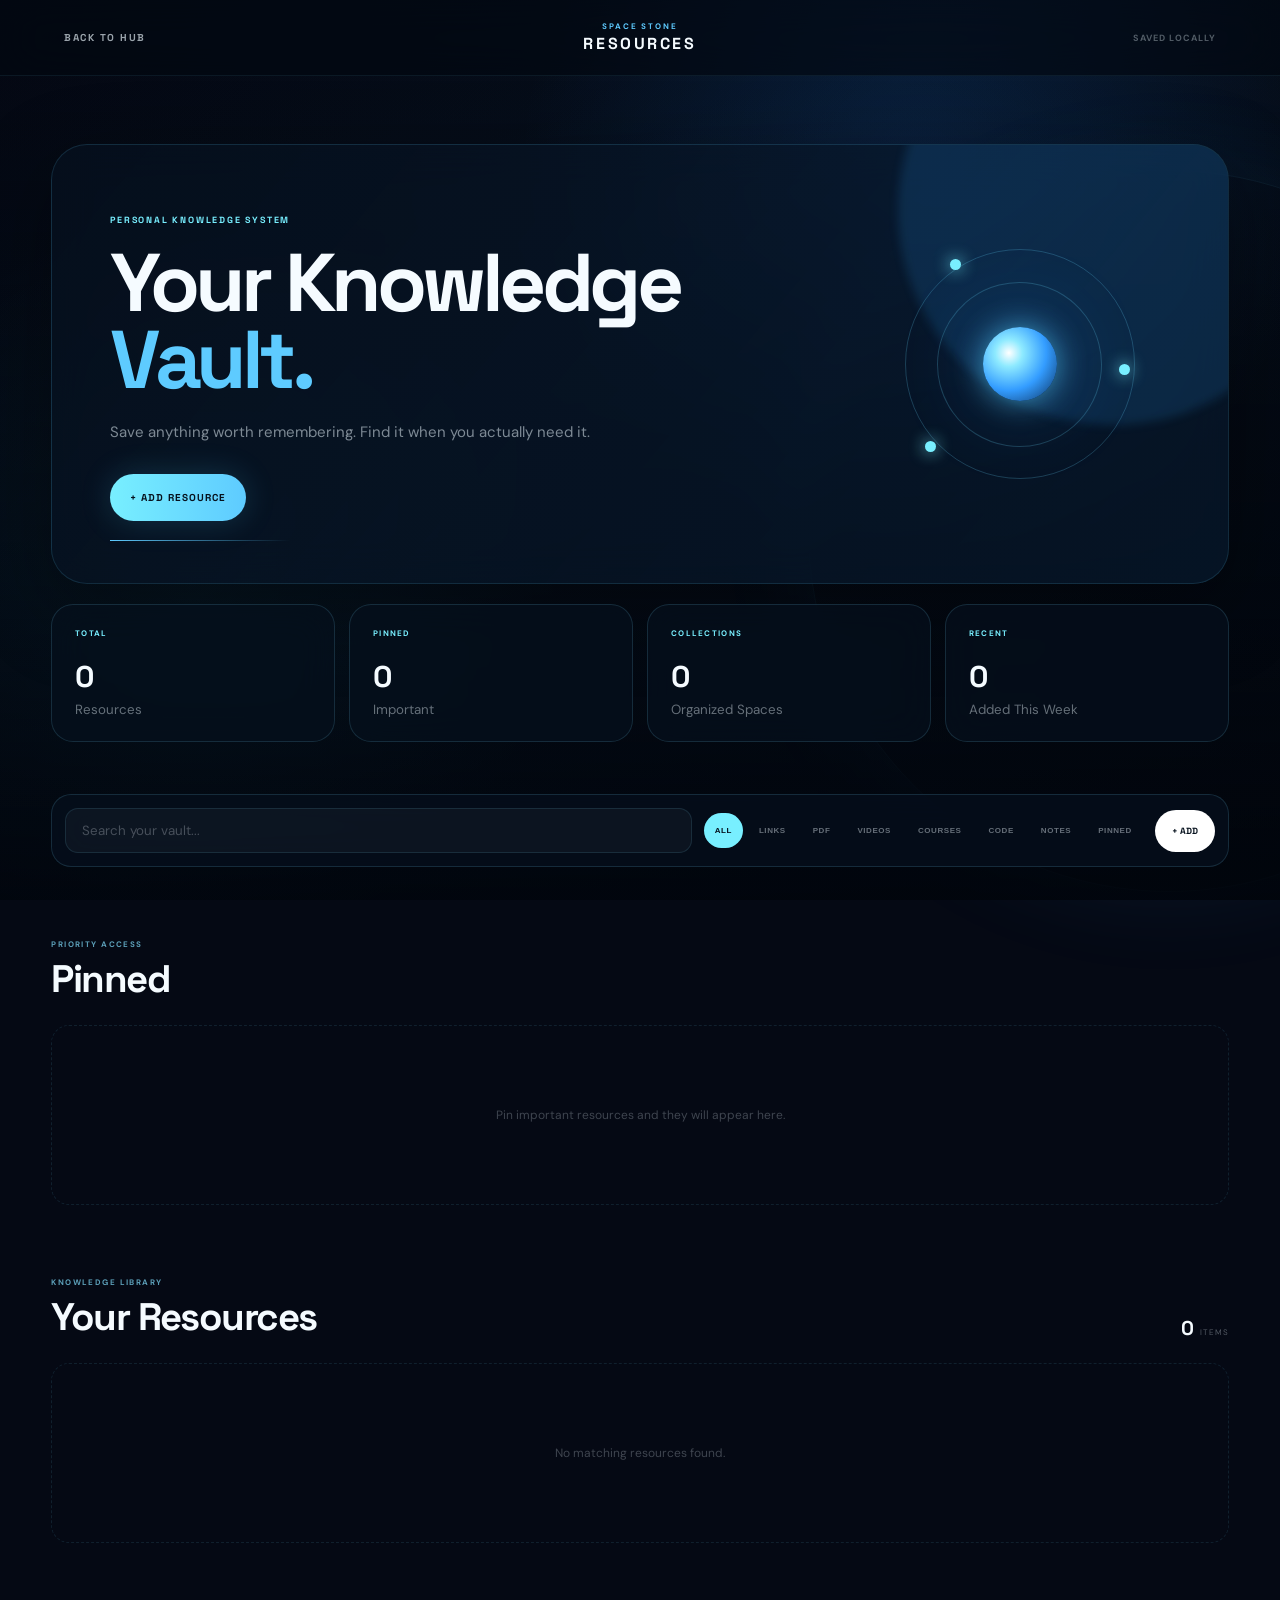
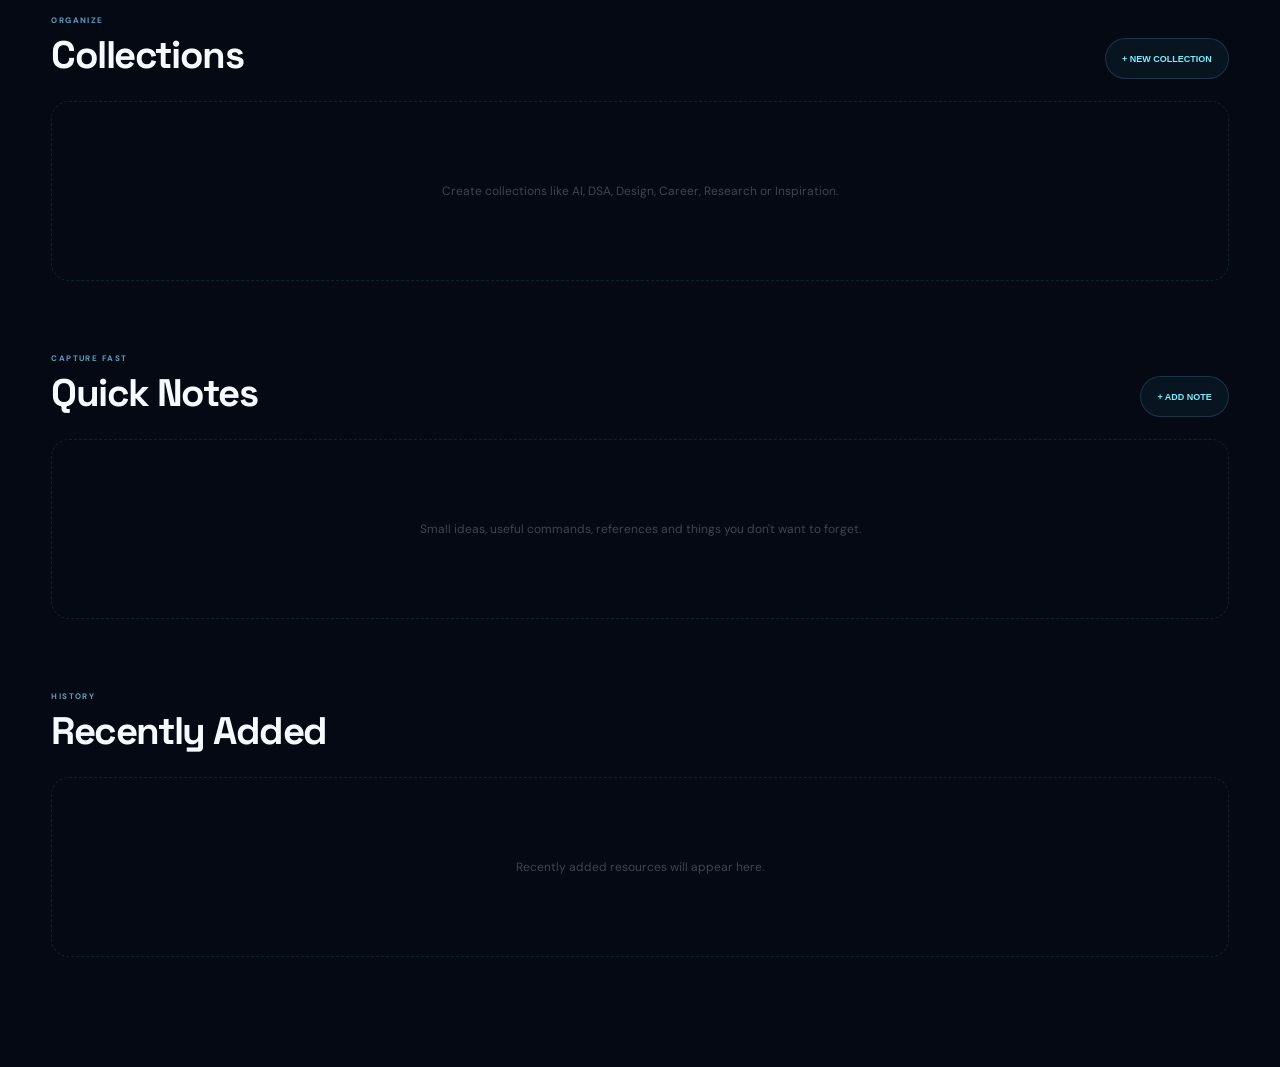
<file: resources.html>
<!DOCTYPE html>
<html lang="en">

<head>
  <meta charset="UTF-8">

  <meta
    name="viewport"
    content="width=device-width, initial-scale=1.0"
  >

  <title>Resources | Growth Map</title>

  <link
    href="https://fonts.googleapis.com/css2?family=DM+Sans:wght@400;500;600;700&family=Space+Grotesk:wght@500;600;700&display=swap"
    rel="stylesheet"
  >

  <link
    rel="stylesheet"
    href="resources.css"
  >
</head>


<body>

  <!-- BACKGROUND -->

  <div class="resources-background"></div>
  <div class="resources-overlay"></div>


  <!-- TOP BAR -->

  <header class="topbar">

    <a
      href="hub.html"
      class="back-button"
    >
      BACK TO HUB
    </a>


    <div class="topbar-title">

      <span>
        SPACE STONE
      </span>

      <strong>
        RESOURCES
      </strong>

    </div>


    <div class="save-status">
      SAVED LOCALLY
    </div>

  </header>


  <!-- MAIN PAGE -->

  <main class="resources-page">


    <!-- HERO -->

    <section class="resources-hero">

      <div class="hero-copy">

        <span class="hero-kicker">
          PERSONAL KNOWLEDGE SYSTEM
        </span>

        <h1>
          Your Knowledge
          <br>
          <span>Vault.</span>
        </h1>

        <p>
          Save anything worth remembering.
          Find it when you actually need it.
        </p>

        <button
          class="hero-add-button"
          id="heroAddResource"
          type="button"
        >
          + ADD RESOURCE
        </button>

      </div>


      <div class="hero-orbit">

        <div class="orbit orbit-one"></div>

        <div class="orbit orbit-two"></div>

        <div class="orbit-center"></div>

        <span class="orbit-dot dot-one"></span>

        <span class="orbit-dot dot-two"></span>

        <span class="orbit-dot dot-three"></span>

      </div>

    </section>


    <!-- STATS -->

    <section class="resource-stats">

      <article>

        <span>
          TOTAL
        </span>

        <strong id="totalResources">
          0
        </strong>

        <small>
          Resources
        </small>

      </article>


      <article>

        <span>
          PINNED
        </span>

        <strong id="pinnedResources">
          0
        </strong>

        <small>
          Important
        </small>

      </article>


      <article>

        <span>
          COLLECTIONS
        </span>

        <strong id="collectionCount">
          0
        </strong>

        <small>
          Organized Spaces
        </small>

      </article>


      <article>

        <span>
          RECENT
        </span>

        <strong id="recentCount">
          0
        </strong>

        <small>
          Added This Week
        </small>

      </article>

    </section>


    <!-- SEARCH + FILTER -->

    <section class="command-section">

      <div class="search-wrapper">

        <input
          id="resourceSearch"
          type="search"
          placeholder="Search your vault..."
        >

      </div>


      <div class="resource-filters">

        <button
          class="filter-button active"
          data-filter="all"
          type="button"
        >
          ALL
        </button>


        <button
          class="filter-button"
          data-filter="link"
          type="button"
        >
          LINKS
        </button>


        <button
          class="filter-button"
          data-filter="pdf"
          type="button"
        >
          PDF
        </button>


        <button
          class="filter-button"
          data-filter="video"
          type="button"
        >
          VIDEOS
        </button>


        <button
          class="filter-button"
          data-filter="course"
          type="button"
        >
          COURSES
        </button>


        <button
          class="filter-button"
          data-filter="code"
          type="button"
        >
          CODE
        </button>


        <button
          class="filter-button"
          data-filter="note"
          type="button"
        >
          NOTES
        </button>


        <button
          class="filter-button"
          data-filter="pinned"
          type="button"
        >
          PINNED
        </button>

      </div>


      <button
        class="main-add-button"
        id="addResourceButton"
        type="button"
      >
        + ADD
      </button>

    </section>


    <!-- PINNED -->

    <section class="vault-section">

      <div class="section-heading">

        <div>

          <span>
            PRIORITY ACCESS
          </span>

          <h2>
            Pinned
          </h2>

        </div>

      </div>


      <div
        class="pinned-grid"
        id="pinnedGrid"
      >

        <div class="empty-state">
          Pin important resources and they will appear here.
        </div>

      </div>

    </section>


    <!-- ALL RESOURCES -->

    <section class="vault-section">

      <div class="section-heading">

        <div>

          <span>
            KNOWLEDGE LIBRARY
          </span>

          <h2>
            Your Resources
          </h2>

        </div>


        <div class="result-count">

          <strong id="visibleResourceCount">
            0
          </strong>

          <span>
            ITEMS
          </span>

        </div>

      </div>


      <div
        class="resource-grid"
        id="resourceGrid"
      >

        <div class="empty-state">
          Your vault is empty. Add your first resource.
        </div>

      </div>

    </section>


    <!-- COLLECTIONS -->

    <section class="vault-section">

      <div class="section-heading">

        <div>

          <span>
            ORGANIZE
          </span>

          <h2>
            Collections
          </h2>

        </div>


        <button
          class="section-button"
          id="addCollectionButton"
          type="button"
        >
          + NEW COLLECTION
        </button>

      </div>


      <div
        class="collection-grid"
        id="collectionGrid"
      >

        <div class="empty-state">
          Create collections like AI, DSA, Design,
          Career, Research or Inspiration.
        </div>

      </div>

    </section>


    <!-- QUICK NOTES -->

    <section class="vault-section">

      <div class="section-heading">

        <div>

          <span>
            CAPTURE FAST
          </span>

          <h2>
            Quick Notes
          </h2>

        </div>


        <button
          class="section-button"
          id="addQuickNoteButton"
          type="button"
        >
          + ADD NOTE
        </button>

      </div>


      <div
        class="quick-notes-grid"
        id="quickNotesGrid"
      >

        <div class="empty-state">
          Small ideas, useful commands,
          references and things you don't want to forget.
        </div>

      </div>

    </section>


    <!-- RECENT -->

    <section class="vault-section recent-section">

      <div class="section-heading">

        <div>

          <span>
            HISTORY
          </span>

          <h2>
            Recently Added
          </h2>

        </div>

      </div>


      <div
        class="recent-list"
        id="recentResourceList"
      >

        <div class="empty-state">
          Recently added resources will appear here.
        </div>

      </div>

    </section>


  </main>


  <!-- RESOURCE MODAL -->

  <div
    class="modal-overlay"
    id="resourceModal"
    aria-hidden="true"
  >

    <div class="modal">

      <div class="modal-header">

        <div>

          <span id="resourceModalKicker">
            ADD
          </span>

          <h2 id="resourceModalTitle">
            New Resource
          </h2>

        </div>


        <button
          class="modal-close"
          id="resourceModalClose"
          type="button"
        >
          CLOSE
        </button>

      </div>


      <div class="modal-body">

        <label>

          TITLE

          <input
            id="resourceTitle"
            type="text"
            placeholder="Resource name"
          >

        </label>


        <label>

          TYPE

          <select id="resourceType">

            <option value="link">
              Link
            </option>

            <option value="pdf">
              PDF
            </option>

            <option value="video">
              Video
            </option>

            <option value="course">
              Course
            </option>

            <option value="code">
              Code / Repository
            </option>

            <option value="note">
              Note
            </option>

            <option value="article">
              Article
            </option>

            <option value="tool">
              Tool
            </option>

            <option value="other">
              Other
            </option>

          </select>

        </label>


        <label>

          LINK / URL

          <input
            id="resourceUrl"
            type="url"
            placeholder="https://..."
          >

        </label>


        <label>

          COLLECTION

          <select id="resourceCollection">

            <option value="">
              No Collection
            </option>

          </select>

        </label>


        <label>

          TAGS

          <input
            id="resourceTags"
            type="text"
            placeholder="AI, Java, Career..."
          >

        </label>


        <label>

          NOTE

          <textarea
            id="resourceNote"
            placeholder="Why did you save this?"
          ></textarea>

        </label>


        <label class="pin-option">

          <input
            id="resourcePinned"
            type="checkbox"
          >

          <span>
            Pin this resource
          </span>

        </label>

      </div>


      <div class="modal-footer">

        <button
          class="cancel-button"
          id="resourceModalCancel"
          type="button"
        >
          CANCEL
        </button>


        <button
          class="save-button"
          id="resourceModalSave"
          type="button"
        >
          SAVE RESOURCE
        </button>

      </div>

    </div>

  </div>


  <!-- COLLECTION MODAL -->

  <div
    class="modal-overlay"
    id="collectionModal"
    aria-hidden="true"
  >

    <div class="modal small-modal">

      <div class="modal-header">

        <div>

          <span>
            ORGANIZE
          </span>

          <h2>
            New Collection
          </h2>

        </div>


        <button
          class="modal-close"
          id="collectionModalClose"
          type="button"
        >
          CLOSE
        </button>

      </div>


      <div class="modal-body">

        <label>

          COLLECTION NAME

          <input
            id="collectionName"
            type="text"
            placeholder="Example: AI Research"
          >

        </label>


        <label>

          DESCRIPTION

          <textarea
            id="collectionDescription"
            placeholder="What belongs here?"
          ></textarea>

        </label>

      </div>


      <div class="modal-footer">

        <button
          class="cancel-button"
          id="collectionModalCancel"
          type="button"
        >
          CANCEL
        </button>


        <button
          class="save-button"
          id="collectionModalSave"
          type="button"
        >
          CREATE
        </button>

      </div>

    </div>

  </div>


  <!-- QUICK NOTE MODAL -->

  <div
    class="modal-overlay"
    id="quickNoteModal"
    aria-hidden="true"
  >

    <div class="modal small-modal">

      <div class="modal-header">

        <div>

          <span>
            CAPTURE
          </span>

          <h2 id="quickNoteModalTitle">
            Quick Note
          </h2>

        </div>


        <button
          class="modal-close"
          id="quickNoteModalClose"
          type="button"
        >
          CLOSE
        </button>

      </div>


      <div class="modal-body">

        <label>

          TITLE

          <input
            id="quickNoteTitle"
            type="text"
            placeholder="Short title"
          >

        </label>


        <label>

          NOTE

          <textarea
            id="quickNoteText"
            placeholder="Write anything worth remembering..."
          ></textarea>

        </label>

      </div>


      <div class="modal-footer">

        <button
          class="cancel-button"
          id="quickNoteModalCancel"
          type="button"
        >
          CANCEL
        </button>


        <button
          class="save-button"
          id="quickNoteModalSave"
          type="button"
        >
          SAVE NOTE
        </button>

      </div>

    </div>

  </div>


  <script src="resources.js"></script>

</body>

</html>
</file>
<file: resources.css>
/* =========================================================
   RESOURCES PAGE
   SPACE STONE / KNOWLEDGE VAULT
========================================================= */

* {
  margin: 0;
  padding: 0;
  box-sizing: border-box;
}

:root {
  --bg: #050914;

  --blue: #5ecbff;
  --blue-2: #6f8cff;
  --cyan: #78efff;

  --text: #f5fbff;
  --muted: rgba(235, 247, 255, 0.52);

  --glass: rgba(7, 15, 28, 0.72);
  --glass-2: rgba(11, 24, 43, 0.62);

  --border: rgba(120, 220, 255, 0.15);

  --shadow:
    0 25px 80px rgba(0, 0, 0, 0.34);

  --radius-xl: 30px;
  --radius-lg: 22px;
  --radius-md: 16px;
}


/* =========================================================
   BODY
========================================================= */

html {
  scroll-behavior: smooth;
}

body {
  min-height: 100vh;

  font-family:
    "DM Sans",
    sans-serif;

  color: var(--text);

  background:
    #050914;

  overflow-x: hidden;
}


/* =========================================================
   BACKGROUND
========================================================= */

.resources-background {
  position: fixed;

  inset: 0;

  z-index: -4;

  background:
    radial-gradient(
      circle at 72% 18%,
      rgba(34, 132, 255, 0.17),
      transparent 34%
    ),

    radial-gradient(
      circle at 15% 65%,
      rgba(43, 226, 255, 0.08),
      transparent 30%
    ),

    linear-gradient(
      135deg,
      #050914,
      #07111f 45%,
      #040810
    );
}


.resources-background::before {
  content: "";

  position: absolute;

  inset: 0;

  opacity: 0.2;

  background-image:
    radial-gradient(
      rgba(255, 255, 255, 0.75) 0.6px,
      transparent 0.6px
    );

  background-size:
    38px 38px;
}


.resources-background::after {
  content: "";

  position: absolute;

  width: 720px;
  height: 720px;

  right: -250px;
  top: 170px;

  border-radius: 50%;

  border:
    1px solid rgba(94, 203, 255, 0.09);

  box-shadow:
    0 0 100px rgba(72, 176, 255, 0.08);
}


.resources-overlay {
  position: fixed;

  inset: 0;

  z-index: -3;

  background:
    linear-gradient(
      180deg,
      rgba(1, 5, 12, 0.06),
      rgba(1, 5, 12, 0.46) 65%,
      rgba(1, 5, 12, 0.88)
    );
}


/* =========================================================
   TOPBAR
========================================================= */

.topbar {
  position: sticky;

  top: 0;

  z-index: 100;

  height: 76px;

  padding:
    0 5vw;

  display: grid;

  grid-template-columns:
    1fr auto 1fr;

  align-items: center;

  border-bottom:
    1px solid rgba(117, 219, 255, 0.08);

  background:
    rgba(3, 8, 17, 0.66);

  backdrop-filter:
    blur(24px);

  -webkit-backdrop-filter:
    blur(24px);
}


.back-button {
  width: fit-content;

  color:
    rgba(238, 249, 255, 0.65);

  text-decoration: none;

  font-family:
    "Space Grotesk",
    sans-serif;

  font-size: 10px;

  font-weight: 700;

  letter-spacing: 0.15em;

  transition:
    color 0.2s ease,
    transform 0.2s ease;
}


.back-button:hover {
  color: var(--cyan);

  transform:
    translateX(-4px);
}


.topbar-title {
  display: flex;

  flex-direction: column;

  align-items: center;

  gap: 2px;
}


.topbar-title span {
  font-size: 8px;

  font-weight: 700;

  letter-spacing: 0.24em;

  color: var(--blue);
}


.topbar-title strong {
  font-family:
    "Space Grotesk",
    sans-serif;

  font-size: 16px;

  letter-spacing: 0.16em;
}


.save-status {
  justify-self: end;

  color:
    rgba(238, 249, 255, 0.34);

  font-size: 9px;

  font-weight: 700;

  letter-spacing: 0.12em;
}


/* =========================================================
   PAGE
========================================================= */

.resources-page {
  width:
    min(1420px, 92vw);

  margin:
    0 auto;

  padding:
    68px 0 110px;
}


/* =========================================================
   HERO
========================================================= */

.resources-hero {
  min-height: 440px;

  position: relative;

  overflow: hidden;

  padding:
    58px;

  display: flex;

  align-items: center;

  justify-content: space-between;

  gap: 50px;

  border:
    1px solid rgba(102, 210, 255, 0.14);

  border-radius: 36px;

  background:
    linear-gradient(
      130deg,
      rgba(6, 16, 30, 0.82),
      rgba(9, 30, 53, 0.55)
    );

  backdrop-filter:
    blur(20px);

  box-shadow:
    var(--shadow);
}


.resources-hero::before {
  content: "";

  position: absolute;

  width: 430px;
  height: 430px;

  right: -100px;
  top: -150px;

  border-radius: 50%;

  background:
    rgba(45, 161, 255, 0.14);

  filter:
    blur(5px);
}


.resources-hero::after {
  content: "";

  position: absolute;

  width: 180px;
  height: 1px;

  left: 58px;
  bottom: 42px;

  background:
    linear-gradient(
      90deg,
      var(--blue),
      transparent
    );
}


.hero-copy {
  max-width: 720px;

  position: relative;

  z-index: 2;
}


.hero-kicker {
  display: inline-block;

  margin-bottom: 18px;

  color: var(--cyan);

  font-family:
    "Space Grotesk",
    sans-serif;

  font-size: 9px;

  font-weight: 700;

  letter-spacing: 0.2em;
}


.hero-copy h1 {
  font-family:
    "Space Grotesk",
    sans-serif;

  font-size:
    clamp(52px, 6.4vw, 92px);

  line-height: 0.94;

  letter-spacing: -0.055em;
}


.hero-copy h1 span {
  color: var(--blue);
}


.hero-copy p {
  max-width: 520px;

  margin-top: 22px;

  color: var(--muted);

  font-size: 15px;

  line-height: 1.7;
}


.hero-add-button {
  margin-top: 28px;

  min-height: 47px;

  padding:
    0 20px;

  border: none;

  border-radius: 999px;

  color: #06111d;

  background:
    linear-gradient(
      90deg,
      var(--cyan),
      var(--blue)
    );

  font-family:
    "Space Grotesk",
    sans-serif;

  font-size: 10px;

  font-weight: 700;

  letter-spacing: 0.1em;

  cursor: pointer;

  box-shadow:
    0 0 32px rgba(75, 201, 255, 0.18);

  transition:
    transform 0.2s ease,
    box-shadow 0.2s ease;
}


.hero-add-button:hover {
  transform:
    translateY(-3px);

  box-shadow:
    0 0 40px rgba(75, 201, 255, 0.28);
}


/* =========================================================
   HERO ORBIT
========================================================= */

.hero-orbit {
  width: 300px;
  height: 300px;

  flex-shrink: 0;

  position: relative;

  display: grid;

  place-items: center;
}


.orbit {
  position: absolute;

  border-radius: 50%;

  border:
    1px solid rgba(106, 218, 255, 0.22);
}


.orbit-one {
  width: 230px;
  height: 230px;

  animation:
    orbitRotate 13s linear infinite;
}


.orbit-two {
  width: 165px;
  height: 165px;

  transform:
    rotate(54deg);

  animation:
    orbitRotateReverse 9s linear infinite;
}


.orbit-center {
  width: 74px;
  height: 74px;

  border-radius: 50%;

  background:
    radial-gradient(
      circle at 35% 35%,
      white,
      #8eeaff 20%,
      #339cff 55%,
      #0b2e5a 100%
    );

  box-shadow:
    0 0 30px rgba(84, 211, 255, 0.65),
    0 0 85px rgba(54, 133, 255, 0.32);
}


.orbit-dot {
  position: absolute;

  width: 11px;
  height: 11px;

  border-radius: 50%;

  background: var(--cyan);

  box-shadow:
    0 0 16px var(--cyan);
}


.dot-one {
  top: 45px;
  left: 80px;
}


.dot-two {
  right: 40px;
  top: 150px;
}


.dot-three {
  left: 55px;
  bottom: 62px;
}


@keyframes orbitRotate {

  from {
    transform: rotate(0deg);
  }

  to {
    transform: rotate(360deg);
  }

}


@keyframes orbitRotateReverse {

  from {
    transform: rotate(360deg);
  }

  to {
    transform: rotate(0deg);
  }

}


/* =========================================================
   STATS
========================================================= */

.resource-stats {
  margin-top: 20px;

  display: grid;

  grid-template-columns:
    repeat(4, 1fr);

  gap: 14px;
}


.resource-stats article {
  min-height: 138px;

  padding: 23px;

  display: flex;

  flex-direction: column;

  justify-content: space-between;

  border:
    1px solid var(--border);

  border-radius: var(--radius-lg);

  background:
    rgba(6, 16, 29, 0.69);

  backdrop-filter:
    blur(18px);

  transition:
    transform 0.25s ease,
    border-color 0.25s ease;
}


.resource-stats article:hover {
  transform:
    translateY(-4px);

  border-color:
    rgba(103, 217, 255, 0.28);
}


.resource-stats span {
  color: var(--cyan);

  font-size: 8px;

  font-weight: 700;

  letter-spacing: 0.16em;
}


.resource-stats strong {
  margin-top: 14px;

  font-family:
    "Space Grotesk",
    sans-serif;

  font-size: 30px;
}


.resource-stats small {
  color:
    rgba(235, 247, 255, 0.42);
}


/* =========================================================
   COMMAND BAR
========================================================= */

.command-section {
  margin-top: 52px;

  padding: 13px;

  display: grid;

  grid-template-columns:
    minmax(230px, 1fr)
    auto
    auto;

  gap: 12px;

  align-items: center;

  border:
    1px solid var(--border);

  border-radius: 20px;

  background:
    rgba(6, 16, 29, 0.73);

  backdrop-filter:
    blur(18px);
}


.search-wrapper input {
  width: 100%;

  min-height: 45px;

  padding:
    0 16px;

  border:
    1px solid rgba(119, 222, 255, 0.12);

  outline: none;

  border-radius: 13px;

  color: var(--text);

  background:
    rgba(255, 255, 255, 0.035);

  font-family:
    "DM Sans",
    sans-serif;
}


.search-wrapper input::placeholder {
  color:
    rgba(238, 249, 255, 0.26);
}


.search-wrapper input:focus {
  border-color:
    rgba(94, 203, 255, 0.45);
}


.resource-filters {
  display: flex;

  flex-wrap: wrap;

  gap: 5px;

  justify-content: flex-end;
}


.filter-button {
  min-height: 35px;

  padding:
    0 11px;

  border: none;

  border-radius: 99px;

  color:
    rgba(238, 249, 255, 0.42);

  background: transparent;

  font-size: 8px;

  font-weight: 700;

  letter-spacing: 0.07em;

  cursor: pointer;
}


.filter-button:hover,
.filter-button.active {
  color: #06111d;

  background:
    var(--cyan);
}


.main-add-button {
  min-height: 42px;

  padding:
    0 17px;

  border: none;

  border-radius: 999px;

  color: #06111d;

  background: white;

  font-family:
    "Space Grotesk",
    sans-serif;

  font-size: 9px;

  font-weight: 700;

  cursor: pointer;
}


/* =========================================================
   SECTIONS
========================================================= */

.vault-section {
  margin-top: 72px;
}


.section-heading {
  margin-bottom: 22px;

  display: flex;

  align-items: flex-end;

  justify-content: space-between;

  gap: 20px;
}


.section-heading > div:first-child span {
  display: block;

  margin-bottom: 5px;

  color:
    rgba(129, 224, 255, 0.7);

  font-size: 8px;

  font-weight: 700;

  letter-spacing: 0.18em;
}


.section-heading h2 {
  font-family:
    "Space Grotesk",
    sans-serif;

  font-size:
    clamp(27px, 3vw, 40px);

  letter-spacing: -0.04em;
}


.section-button {
  min-height: 41px;

  padding:
    0 16px;

  border:
    1px solid rgba(124, 220, 255, 0.16);

  border-radius: 999px;

  color: var(--cyan);

  background:
    rgba(92, 199, 255, 0.06);

  font-size: 9px;

  font-weight: 700;

  cursor: pointer;
}


.section-button:hover {
  background:
    rgba(92, 199, 255, 0.12);
}


.result-count {
  display: flex;

  align-items: baseline;

  gap: 6px;
}


.result-count strong {
  font-family:
    "Space Grotesk",
    sans-serif;

  font-size: 20px;
}


.result-count span {
  color:
    rgba(235, 247, 255, 0.34);

  font-size: 8px;

  letter-spacing: 0.12em;
}


/* =========================================================
   RESOURCE GRIDS
========================================================= */

.pinned-grid,
.resource-grid,
.collection-grid,
.quick-notes-grid {
  display: grid;

  grid-template-columns:
    repeat(3, 1fr);

  gap: 15px;
}


.resource-card,
.pinned-card,
.collection-card,
.quick-note-card {
  min-height: 225px;

  position: relative;

  overflow: hidden;

  padding: 23px;

  border:
    1px solid rgba(111, 217, 255, 0.12);

  border-radius: var(--radius-lg);

  background:
    linear-gradient(
      145deg,
      rgba(8, 20, 36, 0.88),
      rgba(7, 16, 30, 0.66)
    );

  backdrop-filter:
    blur(20px);

  box-shadow:
    0 18px 50px rgba(0, 0, 0, 0.16);

  transition:
    transform 0.25s ease,
    border-color 0.25s ease,
    background 0.25s ease;
}


.resource-card:hover,
.pinned-card:hover,
.collection-card:hover,
.quick-note-card:hover {
  transform:
    translateY(-5px);

  border-color:
    rgba(95, 209, 255, 0.28);

  background:
    linear-gradient(
      145deg,
      rgba(10, 28, 48, 0.92),
      rgba(8, 19, 35, 0.78)
    );
}


.resource-card::before,
.pinned-card::before {
  content: "";

  position: absolute;

  width: 130px;
  height: 130px;

  right: -55px;
  top: -55px;

  border-radius: 50%;

  background:
    rgba(80, 193, 255, 0.08);

  filter:
    blur(2px);
}


.resource-type {
  display: inline-flex;

  padding:
    6px 9px;

  border-radius: 99px;

  color: var(--cyan);

  background:
    rgba(94, 203, 255, 0.08);

  font-size: 7px;

  font-weight: 700;

  letter-spacing: 0.1em;
}


.resource-title {
  margin-top: 22px;

  font-family:
    "Space Grotesk",
    sans-serif;

  font-size: 21px;

  line-height: 1.15;
}


.resource-note {
  margin-top: 10px;

  color:
    rgba(235, 247, 255, 0.46);

  font-size: 11px;

  line-height: 1.6;
}


.resource-tags {
  margin-top: 18px;

  display: flex;

  flex-wrap: wrap;

  gap: 5px;
}


.resource-tags span {
  padding:
    5px 8px;

  border-radius: 99px;

  background:
    rgba(255, 255, 255, 0.05);

  color:
    rgba(235, 247, 255, 0.42);

  font-size: 7px;
}


.resource-card-actions {
  margin-top: 20px;

  display: flex;

  align-items: center;

  gap: 9px;
}


.resource-card-actions button,
.resource-card-actions a {
  border: none;

  color:
    rgba(235, 247, 255, 0.45);

  background: transparent;

  text-decoration: none;

  font-size: 8px;

  font-weight: 700;

  cursor: pointer;
}


.resource-card-actions a {
  color: var(--cyan);
}


.resource-card-actions button:hover,
.resource-card-actions a:hover {
  color: white;
}


/* =========================================================
   COLLECTIONS
========================================================= */

.collection-card {
  min-height: 180px;
}


.collection-card h3 {
  margin-top: 8px;

  font-family:
    "Space Grotesk",
    sans-serif;

  font-size: 21px;
}


.collection-card p {
  margin-top: 10px;

  color: var(--muted);

  font-size: 11px;

  line-height: 1.6;
}


.collection-meta {
  margin-top: 20px;

  color: var(--cyan);

  font-size: 8px;

  font-weight: 700;
}


/* =========================================================
   QUICK NOTES
========================================================= */

.quick-note-card {
  min-height: 180px;

  background:
    linear-gradient(
      145deg,
      rgba(39, 49, 73, 0.72),
      rgba(7, 16, 30, 0.66)
    );
}


.quick-note-card h3 {
  font-family:
    "Space Grotesk",
    sans-serif;

  font-size: 18px;
}


.quick-note-card p {
  margin-top: 12px;

  color:
    rgba(235, 247, 255, 0.5);

  line-height: 1.6;

  font-size: 11px;
}


/* =========================================================
   RECENT
========================================================= */

.recent-list {
  display: flex;

  flex-direction: column;

  gap: 9px;
}


.recent-item {
  min-height: 62px;

  padding:
    13px 16px;

  display: grid;

  grid-template-columns:
    1fr auto;

  gap: 16px;

  align-items: center;

  border:
    1px solid rgba(111, 217, 255, 0.08);

  border-radius: 14px;

  background:
    rgba(6, 16, 29, 0.58);
}


.recent-item strong {
  font-size: 12px;
}


.recent-item small {
  display: block;

  margin-top: 4px;

  color:
    rgba(235, 247, 255, 0.32);

  font-size: 9px;
}


.recent-item span {
  color: var(--cyan);

  font-size: 8px;

  font-weight: 700;
}


/* =========================================================
   EMPTY STATE
========================================================= */

.empty-state {
  min-height: 180px;

  grid-column:
    1 / -1;

  display: grid;

  place-items: center;

  padding: 25px;

  text-align: center;

  border:
    1px dashed rgba(107, 213, 255, 0.11);

  border-radius: 18px;

  color:
    rgba(235, 247, 255, 0.25);

  font-size: 12px;
}


/* =========================================================
   MODALS
========================================================= */

.modal-overlay {
  position: fixed;

  inset: 0;

  z-index: 500;

  display: none;

  align-items: center;

  justify-content: center;

  padding: 25px;

  background:
    rgba(1, 5, 12, 0.78);

  backdrop-filter:
    blur(18px);

  -webkit-backdrop-filter:
    blur(18px);
}


.modal-overlay.open {
  display: flex;
}


.modal {
  width:
    min(620px, 95vw);

  max-height:
    88vh;

  overflow-y: auto;

  border:
    1px solid rgba(108, 214, 255, 0.16);

  border-radius: 28px;

  background:
    rgba(6, 16, 29, 0.97);

  box-shadow:
    0 40px 120px rgba(0, 0, 0, 0.5);
}


.small-modal {
  width:
    min(520px, 95vw);
}


.modal-header {
  min-height: 92px;

  padding:
    24px 27px;

  display: flex;

  align-items: center;

  justify-content: space-between;

  border-bottom:
    1px solid rgba(112, 217, 255, 0.08);
}


.modal-header span {
  color: var(--cyan);

  font-size: 8px;

  font-weight: 700;

  letter-spacing: 0.16em;
}


.modal-header h2 {
  margin-top: 4px;

  font-family:
    "Space Grotesk",
    sans-serif;

  font-size: 24px;
}


.modal-close {
  border: none;

  color:
    rgba(235, 247, 255, 0.35);

  background: transparent;

  font-size: 9px;

  font-weight: 700;

  cursor: pointer;
}


.modal-body {
  padding: 27px;
}


.modal-body label {
  display: flex;

  flex-direction: column;

  gap: 8px;

  margin-bottom: 17px;

  color:
    rgba(235, 247, 255, 0.48);

  font-size: 9px;

  font-weight: 700;

  letter-spacing: 0.08em;
}


.modal-body input,
.modal-body textarea,
.modal-body select {
  width: 100%;

  border:
    1px solid rgba(110, 217, 255, 0.12);

  outline: none;

  border-radius: 13px;

  color: var(--text);

  background:
    rgba(255, 255, 255, 0.04);

  font-family:
    "DM Sans",
    sans-serif;
}


.modal-body input,
.modal-body select {
  min-height: 47px;

  padding:
    0 14px;
}


.modal-body textarea {
  min-height: 115px;

  padding:
    13px 14px;

  resize: vertical;
}


.modal-body input::placeholder,
.modal-body textarea::placeholder {
  color:
    rgba(235, 247, 255, 0.22);
}


.modal-body input:focus,
.modal-body textarea:focus,
.modal-body select:focus {
  border-color:
    rgba(94, 203, 255, 0.52);
}


.modal-body select option {
  background:
    #091626;

  color: white;
}


.pin-option {
  flex-direction: row !important;

  align-items: center;

  gap: 10px !important;

  cursor: pointer;
}


.pin-option input {
  width: 16px !important;

  min-height: auto !important;

  accent-color:
    var(--blue);
}


.modal-footer {
  padding:
    0 27px 27px;

  display: flex;

  justify-content: flex-end;

  gap: 9px;
}


.modal-footer button {
  min-height: 42px;

  padding:
    0 18px;

  border: none;

  border-radius: 999px;

  font-size: 9px;

  font-weight: 700;

  cursor: pointer;
}


.cancel-button {
  color:
    rgba(235, 247, 255, 0.46);

  background:
    rgba(255, 255, 255, 0.05);
}


.save-button {
  color: #04101d;

  background:
    linear-gradient(
      90deg,
      var(--cyan),
      var(--blue)
    );
}


/* =========================================================
   SCROLLBAR
========================================================= */

::-webkit-scrollbar {
  width: 7px;
}


::-webkit-scrollbar-track {
  background: #040912;
}


::-webkit-scrollbar-thumb {
  border-radius: 99px;

  background:
    rgba(93, 203, 255, 0.36);
}


/* =========================================================
   RESPONSIVE
========================================================= */

@media (max-width: 1100px) {

  .resource-stats {
    grid-template-columns:
      repeat(2, 1fr);
  }


  .pinned-grid,
  .resource-grid,
  .collection-grid,
  .quick-notes-grid {
    grid-template-columns:
      repeat(2, 1fr);
  }


  .command-section {
    grid-template-columns:
      1fr;
  }


  .resource-filters {
    justify-content: flex-start;
  }

}


@media (max-width: 850px) {

  .resources-page {
    width:
      calc(100% - 30px);

    padding-top: 35px;
  }


  .resources-hero {
    min-height: 540px;

    padding: 36px;

    flex-direction: column;

    align-items: flex-start;
  }


  .hero-orbit {
    align-self: center;

    width: 230px;
    height: 230px;

    transform: scale(0.82);
  }


  .topbar {
    padding:
      0 22px;
  }


  .save-status {
    display: none;
  }

}


@media (max-width: 600px) {

  .topbar {
    height: 64px;

    grid-template-columns:
      1fr auto;
  }


  .topbar-title {
    align-items: flex-end;
  }


  .resources-hero {
    border-radius: 24px;
  }


  .hero-copy h1 {
    font-size: 48px;
  }


  .resource-stats {
    gap: 9px;
  }


  .resource-stats article {
    min-height: 120px;

    padding: 18px;
  }


  .pinned-grid,
  .resource-grid,
  .collection-grid,
  .quick-notes-grid {
    grid-template-columns:
      1fr;
  }


  .section-heading {
    align-items: flex-start;

    flex-direction: column;
  }


  .section-button {
    width: 100%;
  }


  .resource-filters {
    overflow-x: auto;

    flex-wrap: nowrap;

    padding-bottom: 4px;
  }

}
</file>
